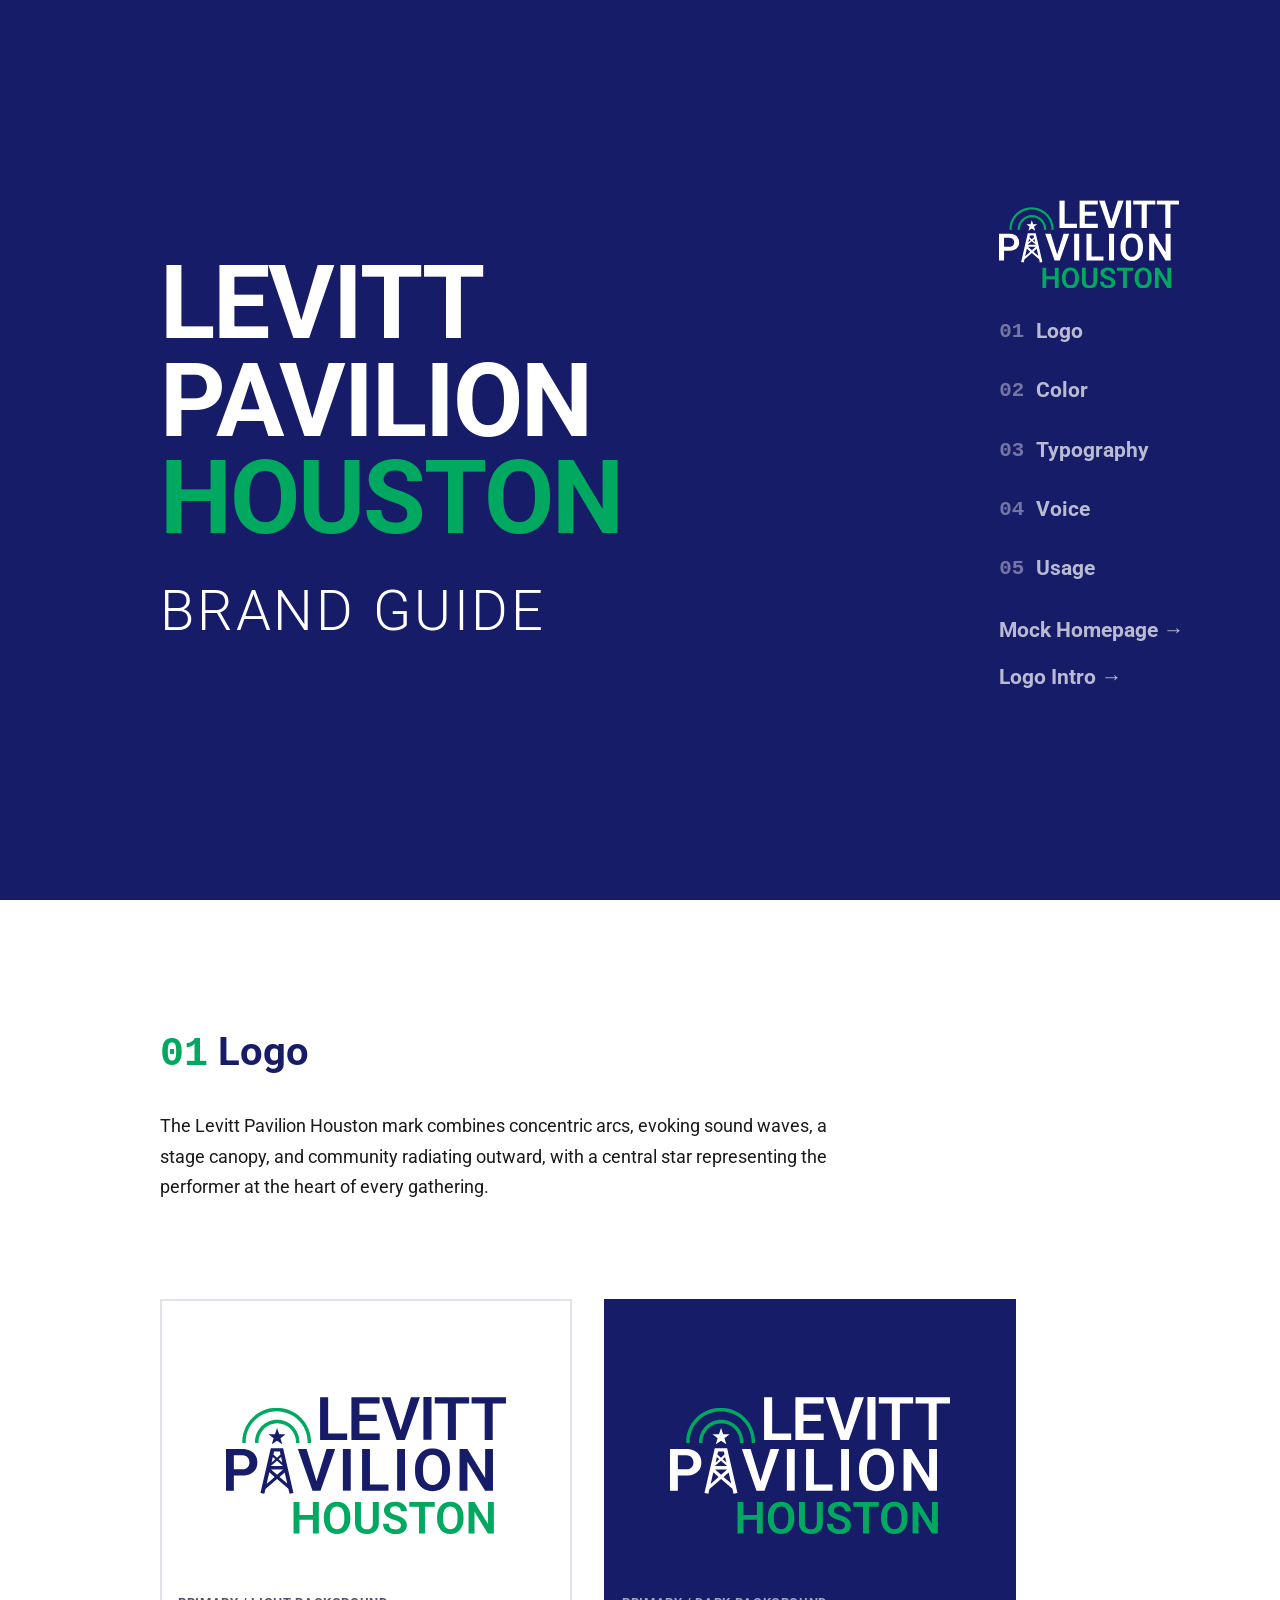
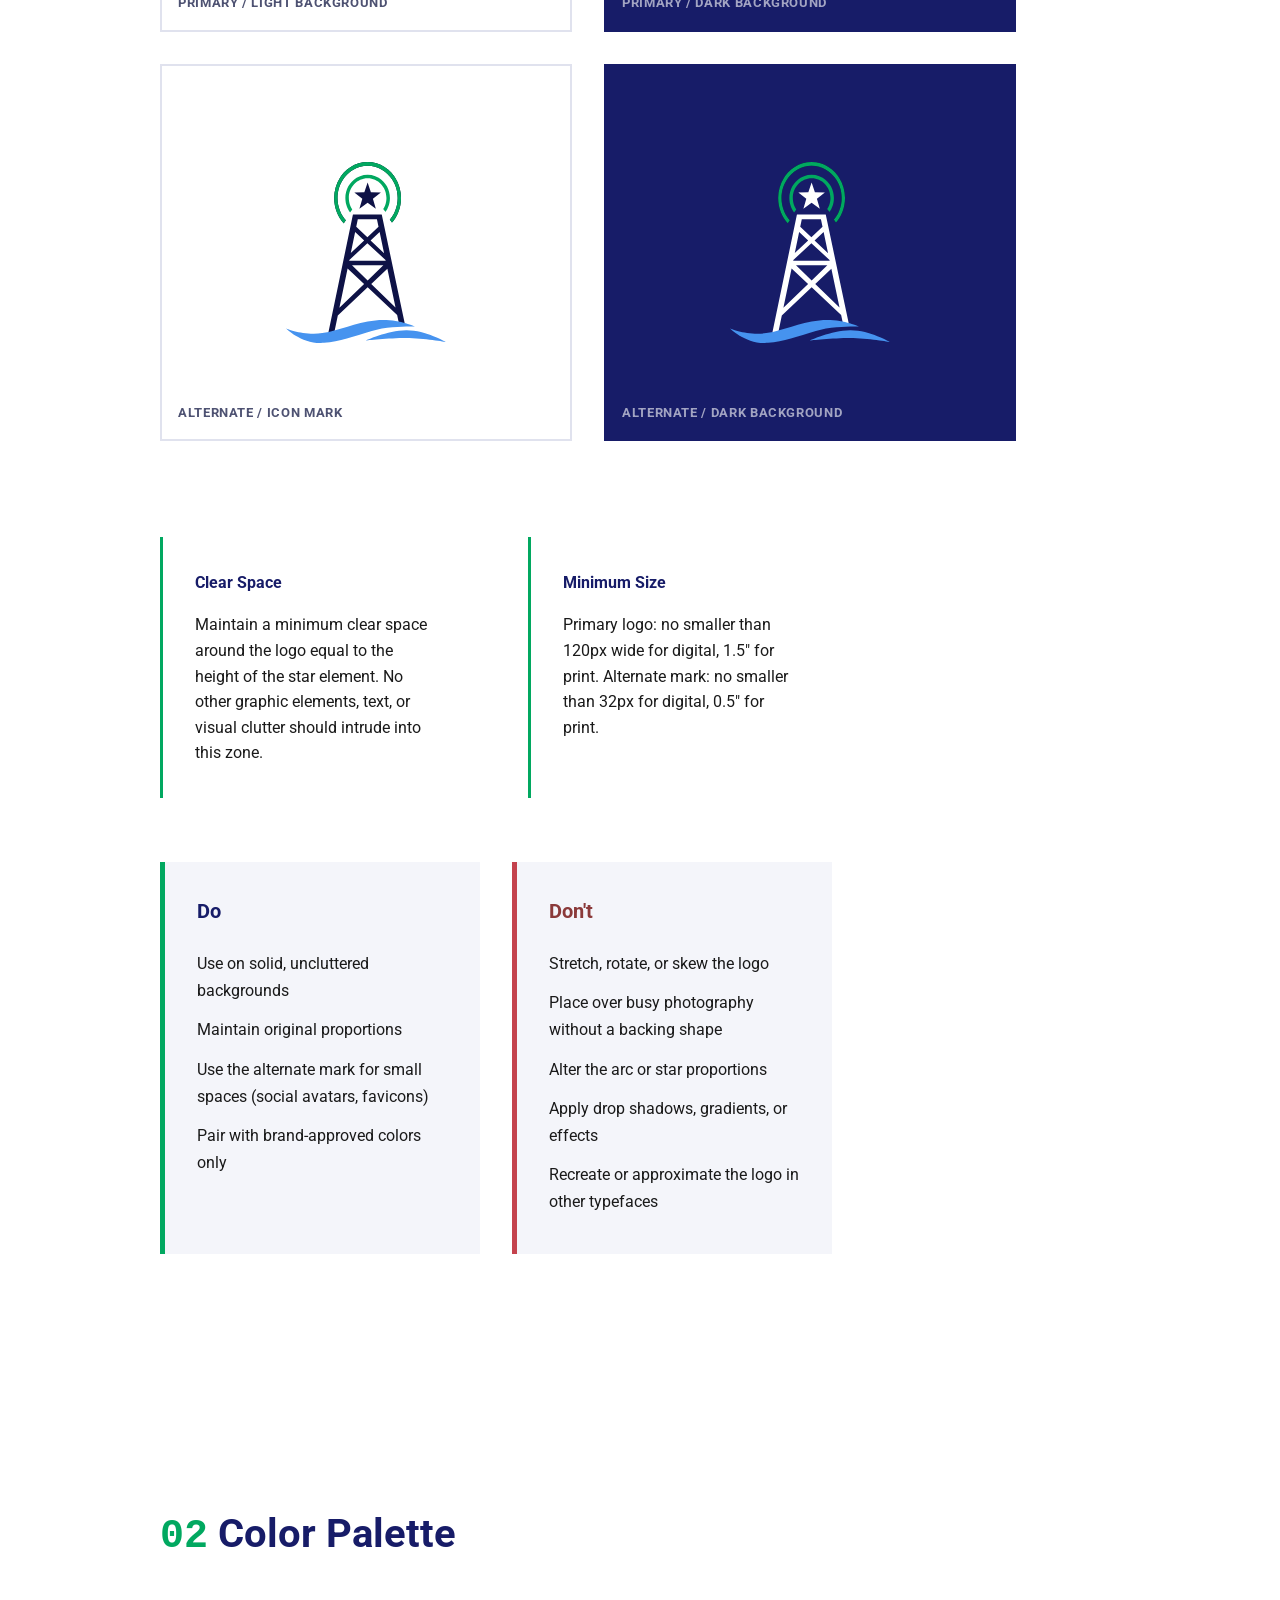
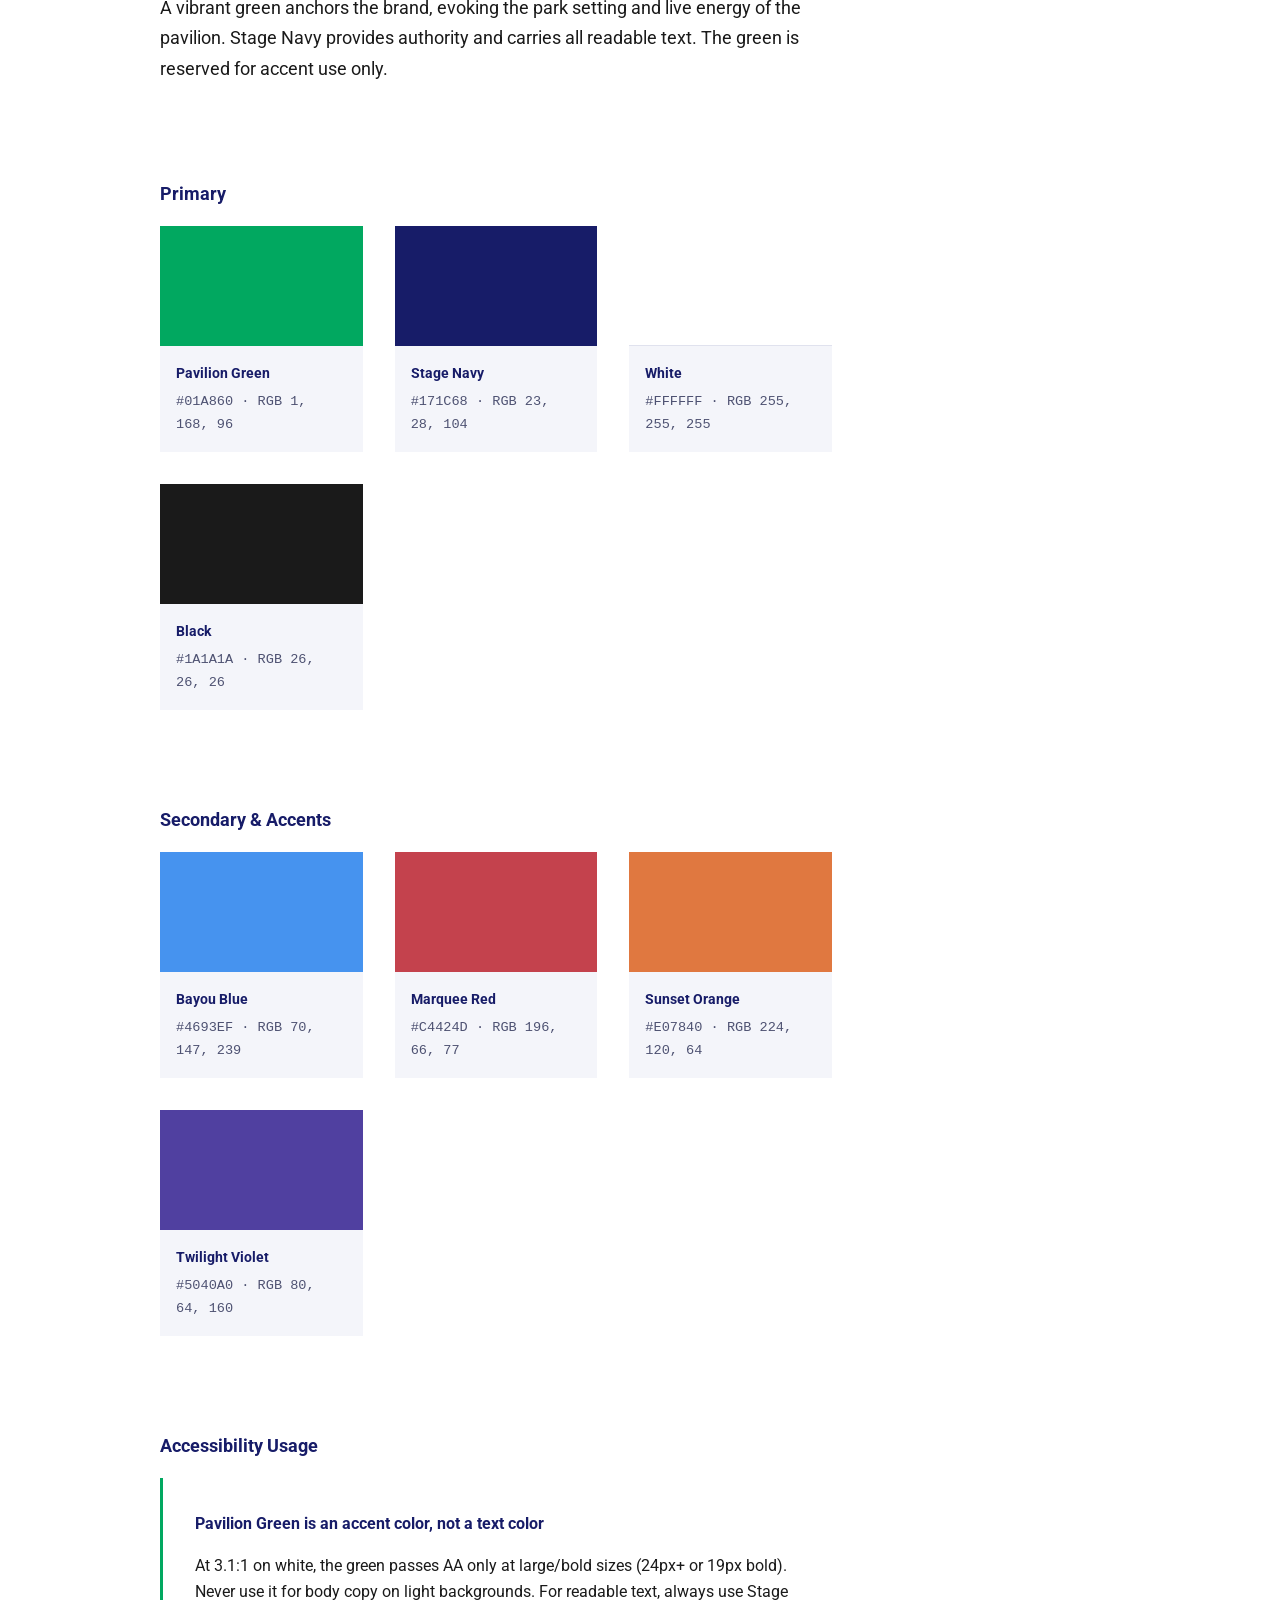
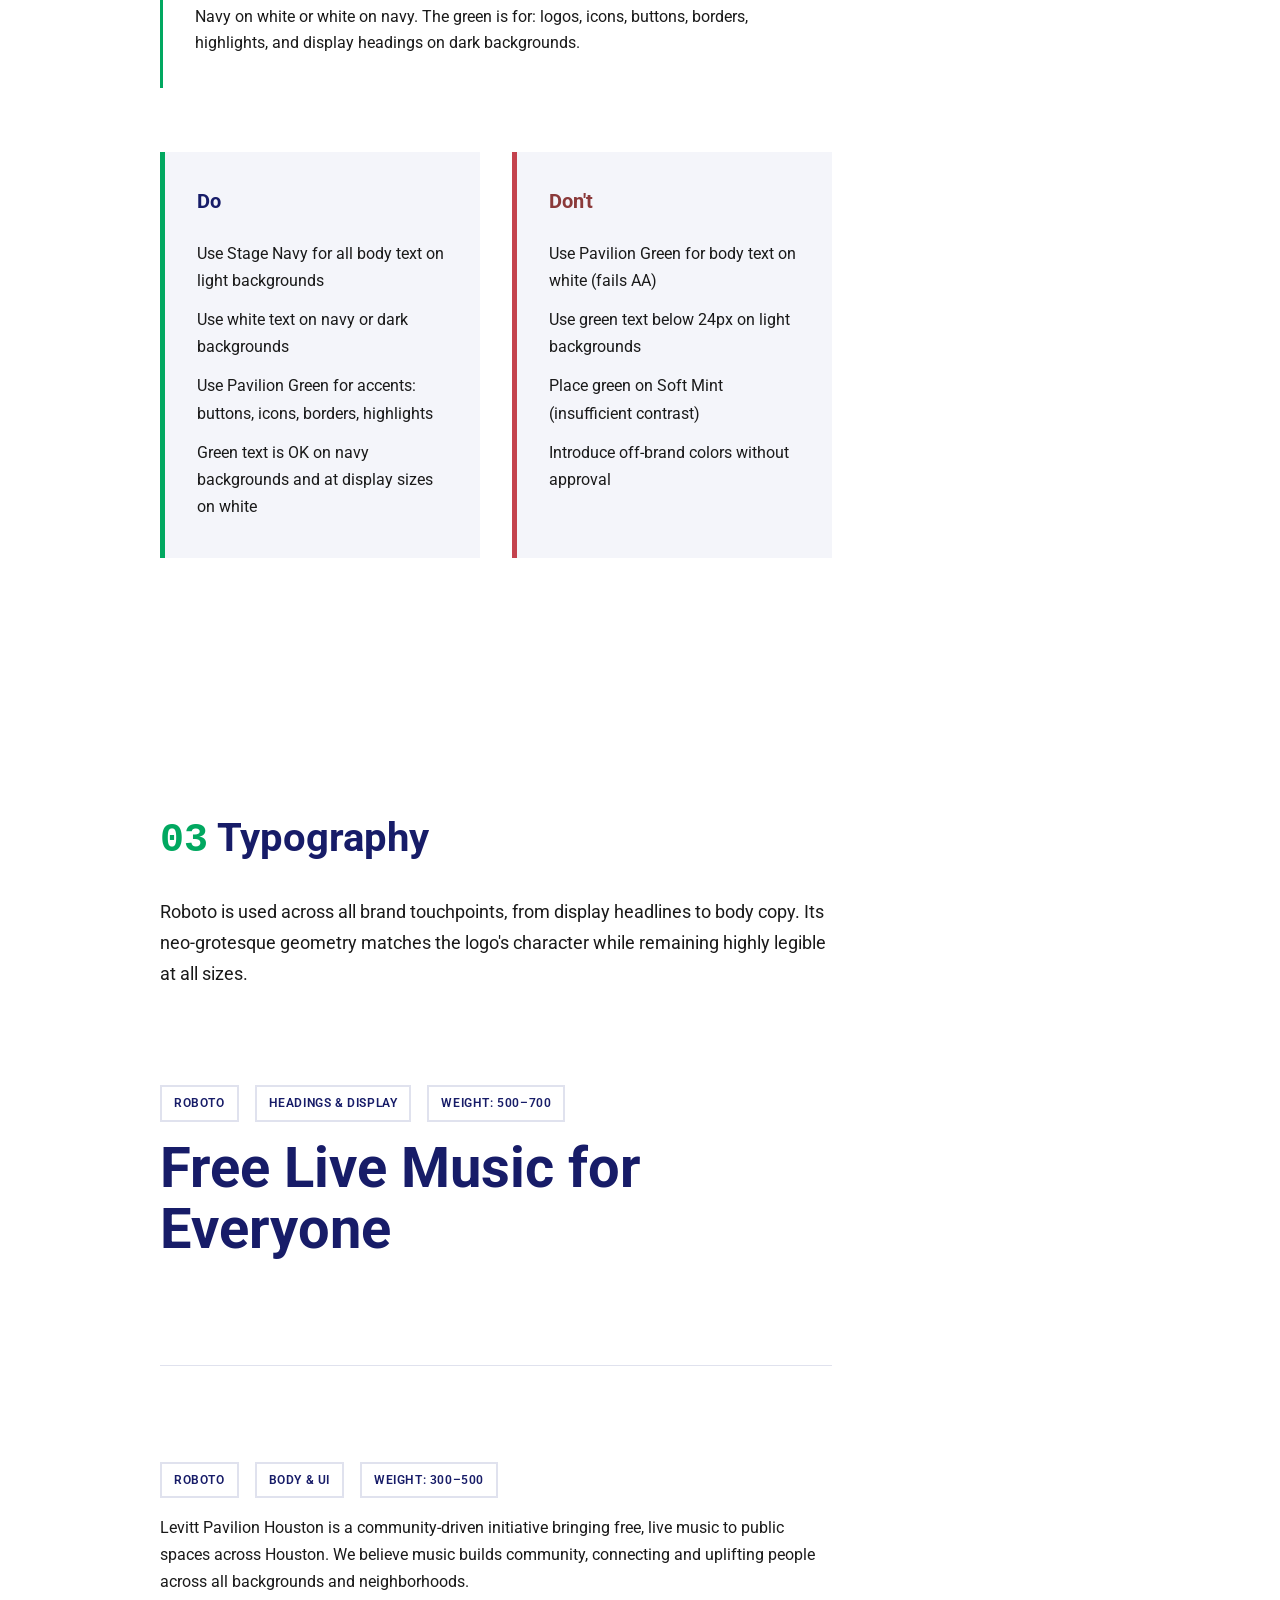
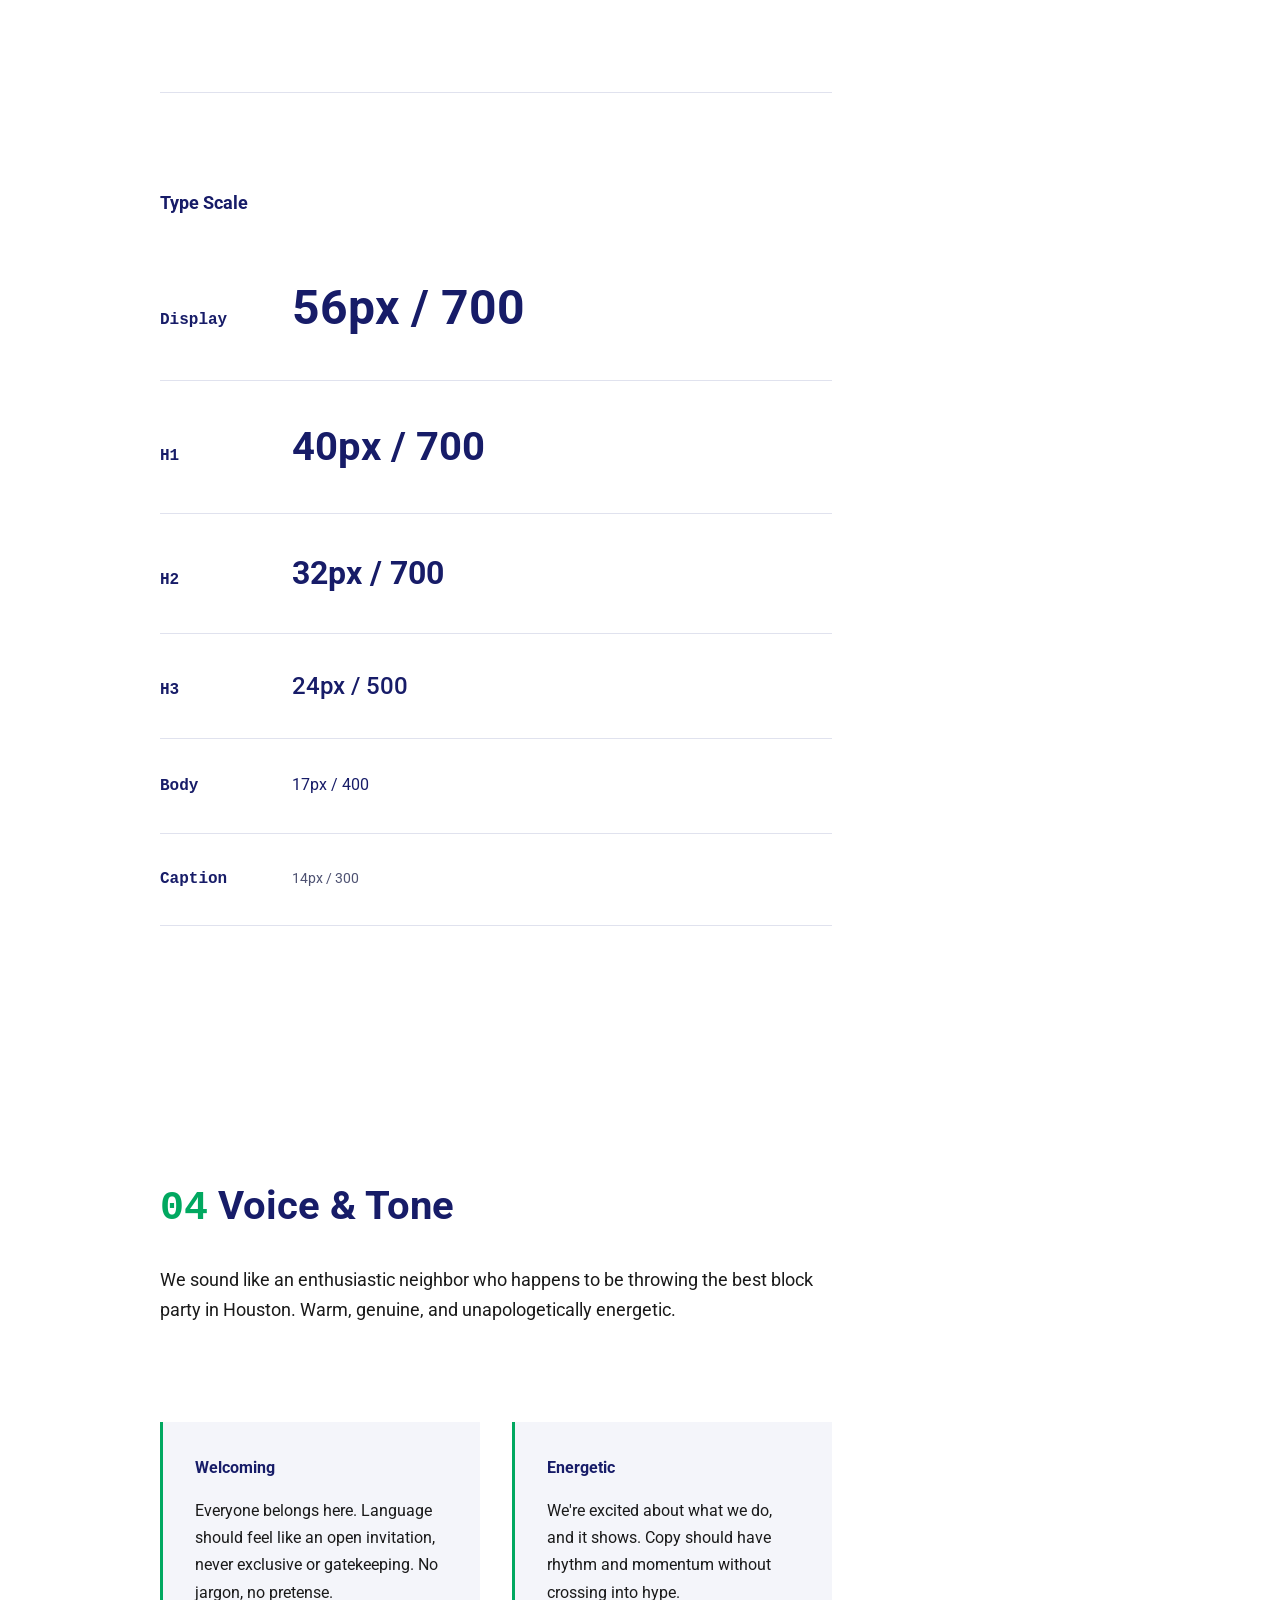
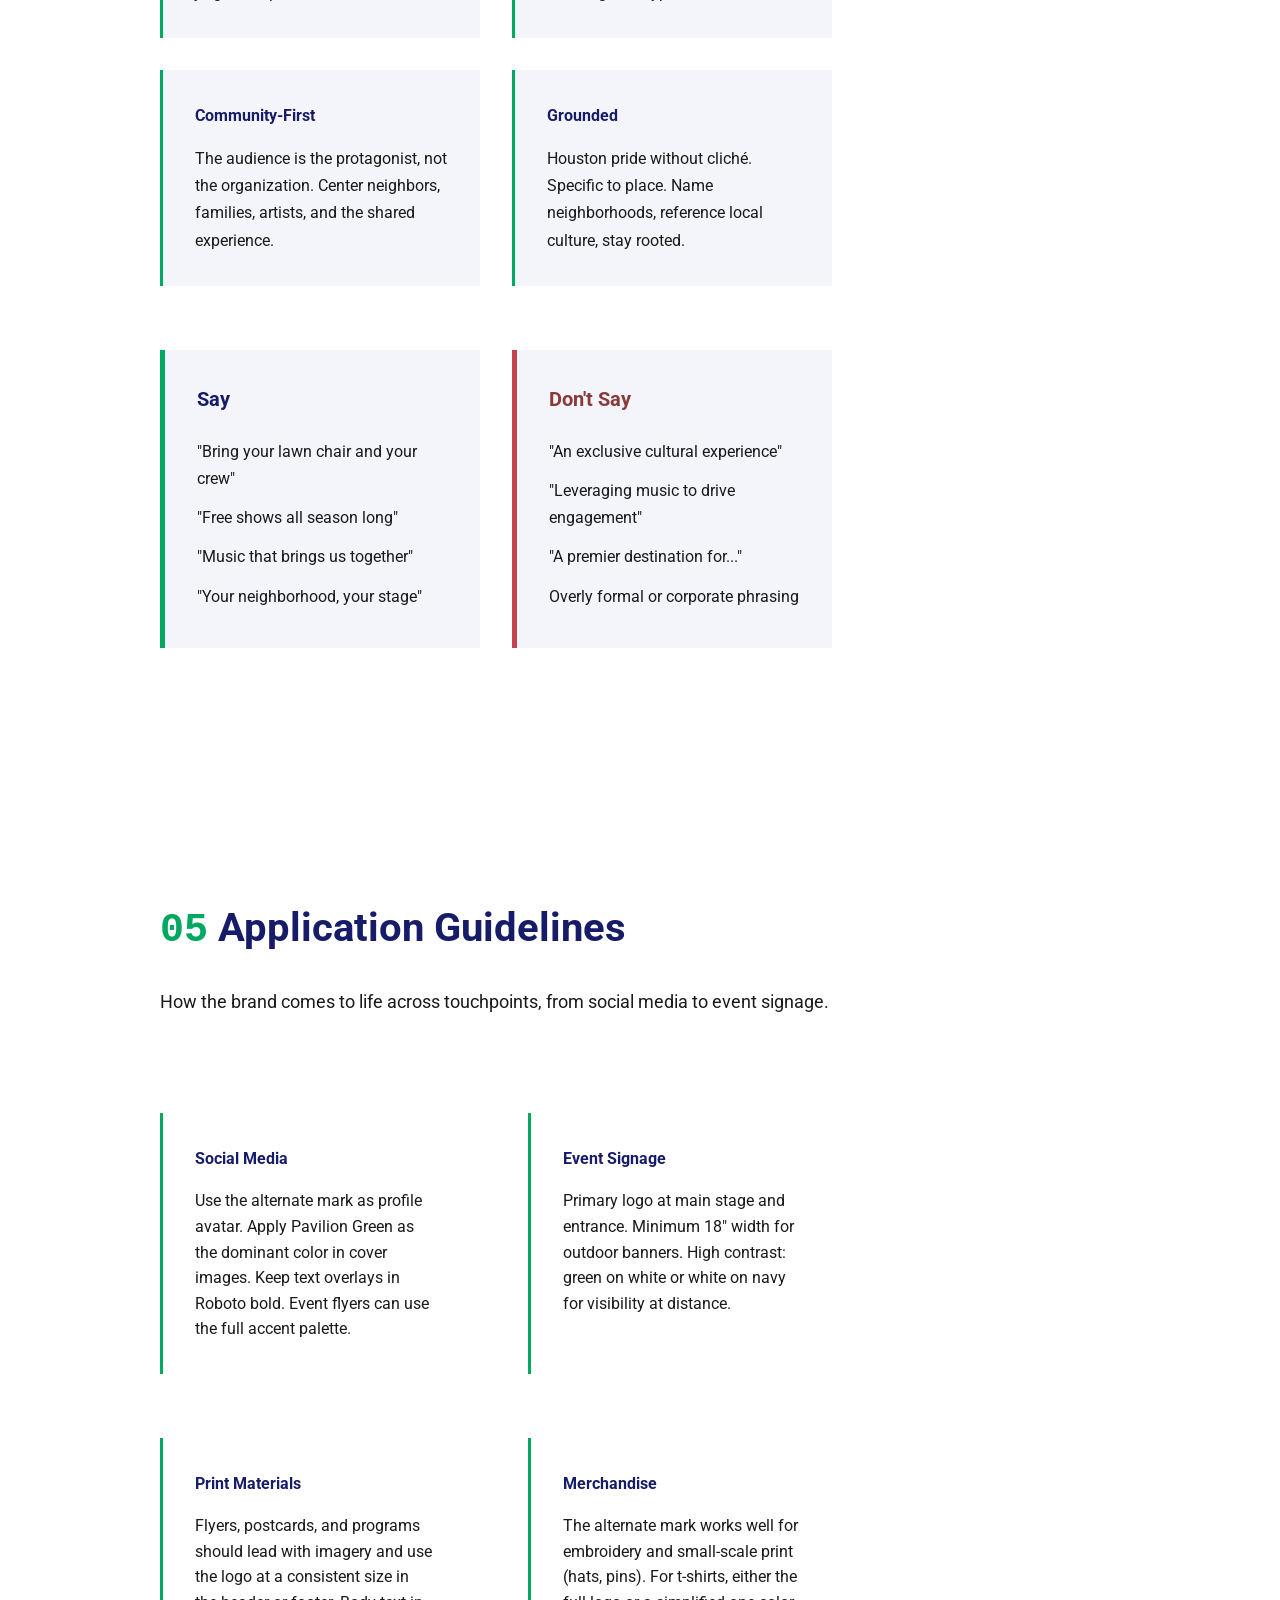
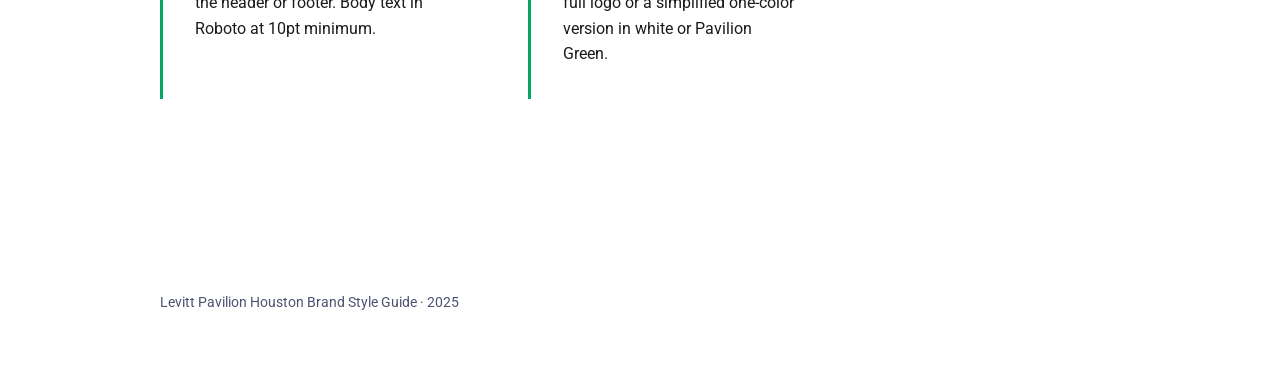
<file: index.html>
<!DOCTYPE html>
<html lang="en">
<head>
  <meta charset="UTF-8">
  <meta name="viewport" content="width=device-width, initial-scale=1.0">
  <title>Levitt Pavilion Houston | Brand Style Guide</title>
  <link rel="preconnect" href="https://fonts.googleapis.com">
  <link rel="preconnect" href="https://fonts.gstatic.com" crossorigin>
  <link href="https://fonts.googleapis.com/css2?family=Roboto:wght@300;400;500;700;900&display=swap" rel="stylesheet">
  <link rel="stylesheet" href="styles.css">
</head>
<body>

  <nav class="side-nav">
    <a href="#top" class="side-nav-logo-link">
      <img src="assets/LPH-logo-white.svg" alt="Levitt Pavilion Houston" class="side-nav-logo side-nav-logo--dark">
      <img src="assets/LPH-logo.svg" alt="Levitt Pavilion Houston" class="side-nav-logo side-nav-logo--light">
    </a>
    <ul class="side-nav-links">
      <li><a href="#logo" data-section="logo"><span class="side-nav-num">01</span> Logo</a></li>
      <li><a href="#color" data-section="color"><span class="side-nav-num">02</span> Color</a></li>
      <li><a href="#typography" data-section="typography"><span class="side-nav-num">03</span> Typography</a></li>
      <li><a href="#voice" data-section="voice"><span class="side-nav-num">04</span> Voice</a></li>
      <li><a href="#usage" data-section="usage"><span class="side-nav-num">05</span> Usage</a></li>
      <li style="margin-top: 0.5rem;"><a href="homepage.html" class="side-nav-hp-link">Mock Homepage &#8594;</a></li>
      <li><a href="logo-deck.html" class="side-nav-hp-link">Logo Intro &#8594;</a></li>
    </ul>
  </nav>

  <!-- Hero -->
  <section class="hero" id="top">
    <h1 class="hero-title">LEVITT<br>PAVILION<br><span>HOUSTON</span><br><em>BRAND GUIDE</em></h1>
  </section>

  <!-- Logo -->
  <section id="logo">
    <h2 class="section-title"><span class="section-num">01</span> Logo</h2>
    <p class="section-desc">The Levitt Pavilion Houston mark combines concentric arcs, evoking sound waves, a stage canopy, and community radiating outward, with a central star representing the performer at the heart of every gathering.</p>

    <div class="logo-grid">
      <div class="logo-card">
        <img src="assets/LPH-logo.svg" alt="Primary Logo">
        <span class="logo-card-label">Primary / Light Background</span>
      </div>
      <div class="logo-card logo-card--dark">
        <img src="assets/LPH-logo-white.svg" alt="Primary Logo on Dark">
        <span class="logo-card-label">Primary / Dark Background</span>
      </div>
      <div class="logo-card logo-card--alternate">
        <img src="assets/new logo.svg" alt="Alternate Logo">
        <span class="logo-card-label">Alternate / Icon Mark</span>
      </div>
      <div class="logo-card logo-card--dark logo-card--alternate">
        <img src="assets/new-logo-white.svg" alt="Alternate Logo on Dark">
        <span class="logo-card-label">Alternate / Dark Background</span>
      </div>
    </div>

    <div class="logo-rules">
      <div class="rule-card">
        <h3>Clear Space</h3>
        <p>Maintain a minimum clear space around the logo equal to the height of the star element. No other graphic elements, text, or visual clutter should intrude into this zone.</p>
      </div>
      <div class="rule-card">
        <h3>Minimum Size</h3>
        <p>Primary logo: no smaller than 120px wide for digital, 1.5" for print. Alternate mark: no smaller than 32px for digital, 0.5" for print.</p>
      </div>
    </div>

    <div class="dos-donts">
      <div class="do-card">
        <h4>Do</h4>
        <ul>
          <li>Use on solid, uncluttered backgrounds</li>
          <li>Maintain original proportions</li>
          <li>Use the alternate mark for small spaces (social avatars, favicons)</li>
          <li>Pair with brand-approved colors only</li>
        </ul>
      </div>
      <div class="dont-card">
        <h4>Don't</h4>
        <ul>
          <li>Stretch, rotate, or skew the logo</li>
          <li>Place over busy photography without a backing shape</li>
          <li>Alter the arc or star proportions</li>
          <li>Apply drop shadows, gradients, or effects</li>
          <li>Recreate or approximate the logo in other typefaces</li>
        </ul>
      </div>
    </div>
  </section>

  <!-- Color -->
  <section id="color">
    <h2 class="section-title"><span class="section-num">02</span> Color Palette</h2>
    <p class="section-desc">A vibrant green anchors the brand, evoking the park setting and live energy of the pavilion. Stage Navy provides authority and carries all readable text. The green is reserved for accent use only.</p>

    <h3 style="font-family: var(--font-heading); font-size: 1.1rem; margin-bottom: var(--space-sm);">Primary</h3>
    <div class="color-grid">
      <div class="color-card">
        <div class="color-swatch" style="background: #01A860;"></div>
        <div class="color-info">
          <div class="color-name">Pavilion Green</div>
          <div class="color-value">#01A860 · RGB 1, 168, 96</div>
        </div>
      </div>
      <div class="color-card">
        <div class="color-swatch" style="background: #171C68;"></div>
        <div class="color-info">
          <div class="color-name">Stage Navy</div>
          <div class="color-value">#171C68 · RGB 23, 28, 104</div>
        </div>
      </div>
      <div class="color-card">
        <div class="color-swatch" style="background: #FFFFFF; border-bottom: 1px solid #E0E2EE;"></div>
        <div class="color-info">
          <div class="color-name">White</div>
          <div class="color-value">#FFFFFF · RGB 255, 255, 255</div>
        </div>
      </div>
      <div class="color-card">
        <div class="color-swatch" style="background: #1A1A1A;"></div>
        <div class="color-info">
          <div class="color-name">Black</div>
          <div class="color-value">#1A1A1A · RGB 26, 26, 26</div>
        </div>
      </div>
    </div>

    <h3 style="font-family: var(--font-heading); font-size: 1.1rem; margin-bottom: var(--space-sm); margin-top: var(--space-md);">Secondary & Accents</h3>
    <div class="color-grid">
      <div class="color-card">
        <div class="color-swatch" style="background: #4693EF;"></div>
        <div class="color-info">
          <div class="color-name">Bayou Blue</div>
          <div class="color-value">#4693EF · RGB 70, 147, 239</div>
        </div>
      </div>
      <div class="color-card">
        <div class="color-swatch" style="background: #C4424D;"></div>
        <div class="color-info">
          <div class="color-name">Marquee Red</div>
          <div class="color-value">#C4424D · RGB 196, 66, 77</div>
        </div>
      </div>
      <div class="color-card">
        <div class="color-swatch" style="background: #E07840;"></div>
        <div class="color-info">
          <div class="color-name">Sunset Orange</div>
          <div class="color-value">#E07840 · RGB 224, 120, 64</div>
        </div>
      </div>
      <div class="color-card">
        <div class="color-swatch" style="background: #5040A0;"></div>
        <div class="color-info">
          <div class="color-name">Twilight Violet</div>
          <div class="color-value">#5040A0 · RGB 80, 64, 160</div>
        </div>
      </div>
    </div>

    <h3 style="font-family: var(--font-heading); font-size: 1.1rem; margin-bottom: var(--space-sm); margin-top: var(--space-md);">Accessibility Usage</h3>
    <div class="rule-card" style="margin-bottom: var(--space-md);">
      <h3>Pavilion Green is an accent color, not a text color</h3>
      <p>At 3.1:1 on white, the green passes AA only at large/bold sizes (24px+ or 19px bold). Never use it for body copy on light backgrounds. For readable text, always use Stage Navy on white or white on navy. The green is for: logos, icons, buttons, borders, highlights, and display headings on dark backgrounds.</p>
    </div>

    <div class="dos-donts">
      <div class="do-card">
        <h4>Do</h4>
        <ul>
          <li>Use Stage Navy for all body text on light backgrounds</li>
          <li>Use white text on navy or dark backgrounds</li>
          <li>Use Pavilion Green for accents: buttons, icons, borders, highlights</li>
          <li>Green text is OK on navy backgrounds and at display sizes on white</li>
        </ul>
      </div>
      <div class="dont-card">
        <h4>Don't</h4>
        <ul>
          <li>Use Pavilion Green for body text on white (fails AA)</li>
          <li>Use green text below 24px on light backgrounds</li>
          <li>Place green on Soft Mint (insufficient contrast)</li>
          <li>Introduce off-brand colors without approval</li>
        </ul>
      </div>
    </div>
  </section>

  <!-- Typography -->
  <section id="typography">
    <h2 class="section-title"><span class="section-num">03</span> Typography</h2>
    <p class="section-desc">Roboto is used across all brand touchpoints, from display headlines to body copy. Its neo-grotesque geometry matches the logo's character while remaining highly legible at all sizes.</p>

    <div class="type-specimen">
      <div class="type-meta">
        <span>Roboto</span>
        <span>Headings & Display</span>
        <span>Weight: 500–700</span>
      </div>
      <p class="type-display" style="font-family: var(--font-heading); font-weight: 700;">
        Free Live Music for Everyone
      </p>
    </div>

    <div class="type-specimen">
      <div class="type-meta">
        <span>Roboto</span>
        <span>Body & UI</span>
        <span>Weight: 300–500</span>
      </div>
      <p class="type-body-sample">
        Levitt Pavilion Houston is a community-driven initiative bringing free, live music to public spaces across Houston. We believe music builds community, connecting and uplifting people across all backgrounds and neighborhoods.
      </p>
    </div>

    <h3 style="font-family: var(--font-heading); font-size: 1.1rem; margin-bottom: var(--space-sm); margin-top: var(--space-md);">Type Scale</h3>
    <div class="type-scale">
      <div class="scale-row">
        <span class="scale-label">Display</span>
        <span style="font-family: var(--font-heading); font-weight: 700; font-size: 3rem;">56px / 700</span>
      </div>
      <div class="scale-row">
        <span class="scale-label">H1</span>
        <span style="font-family: var(--font-heading); font-weight: 700; font-size: 2.5rem;">40px / 700</span>
      </div>
      <div class="scale-row">
        <span class="scale-label">H2</span>
        <span style="font-family: var(--font-heading); font-weight: 700; font-size: 2rem;">32px / 700</span>
      </div>
      <div class="scale-row">
        <span class="scale-label">H3</span>
        <span style="font-family: var(--font-heading); font-weight: 500; font-size: 1.5rem;">24px / 500</span>
      </div>
      <div class="scale-row">
        <span class="scale-label">Body</span>
        <span style="font-family: var(--font-body); font-size: 1rem;">17px / 400</span>
      </div>
      <div class="scale-row">
        <span class="scale-label">Caption</span>
        <span style="font-family: var(--font-body); font-size: 0.875rem; color: var(--color-gray);">14px / 300</span>
      </div>
    </div>
  </section>

  <!-- Voice & Tone -->
  <section id="voice">
    <h2 class="section-title"><span class="section-num">04</span> Voice & Tone</h2>
    <p class="section-desc">We sound like an enthusiastic neighbor who happens to be throwing the best block party in Houston. Warm, genuine, and unapologetically energetic.</p>

    <div class="tone-grid">
      <div class="tone-card">
        <h3>Welcoming</h3>
        <p>Everyone belongs here. Language should feel like an open invitation, never exclusive or gatekeeping. No jargon, no pretense.</p>
      </div>
      <div class="tone-card">
        <h3>Energetic</h3>
        <p>We're excited about what we do, and it shows. Copy should have rhythm and momentum without crossing into hype.</p>
      </div>
      <div class="tone-card">
        <h3>Community-First</h3>
        <p>The audience is the protagonist, not the organization. Center neighbors, families, artists, and the shared experience.</p>
      </div>
      <div class="tone-card">
        <h3>Grounded</h3>
        <p>Houston pride without cliché. Specific to place. Name neighborhoods, reference local culture, stay rooted.</p>
      </div>
    </div>

    <div class="dos-donts" style="margin-top: var(--space-lg);">
      <div class="do-card">
        <h4>Say</h4>
        <ul>
          <li>"Bring your lawn chair and your crew"</li>
          <li>"Free shows all season long"</li>
          <li>"Music that brings us together"</li>
          <li>"Your neighborhood, your stage"</li>
        </ul>
      </div>
      <div class="dont-card">
        <h4>Don't Say</h4>
        <ul>
          <li>"An exclusive cultural experience"</li>
          <li>"Leveraging music to drive engagement"</li>
          <li>"A premier destination for..."</li>
          <li>Overly formal or corporate phrasing</li>
        </ul>
      </div>
    </div>
  </section>

  <!-- Usage -->
  <section id="usage">
    <h2 class="section-title"><span class="section-num">05</span> Application Guidelines</h2>
    <p class="section-desc">How the brand comes to life across touchpoints, from social media to event signage.</p>

    <div class="logo-rules">
      <div class="rule-card">
        <h3>Social Media</h3>
        <p>Use the alternate mark as profile avatar. Apply Pavilion Green as the dominant color in cover images. Keep text overlays in Roboto bold. Event flyers can use the full accent palette.</p>
      </div>
      <div class="rule-card">
        <h3>Event Signage</h3>
        <p>Primary logo at main stage and entrance. Minimum 18" width for outdoor banners. High contrast: green on white or white on navy for visibility at distance.</p>
      </div>
      <div class="rule-card">
        <h3>Print Materials</h3>
        <p>Flyers, postcards, and programs should lead with imagery and use the logo at a consistent size in the header or footer. Body text in Roboto at 10pt minimum.</p>
      </div>
      <div class="rule-card">
        <h3>Merchandise</h3>
        <p>The alternate mark works well for embroidery and small-scale print (hats, pins). For t-shirts, either the full logo or a simplified one-color version in white or Pavilion Green.</p>
      </div>
    </div>
  </section>

  <!-- Footer -->
  <footer class="footer">
    <p>Levitt Pavilion Houston Brand Style Guide · 2025</p>
  </footer>

  <script>
    const navLinks = document.querySelectorAll('.side-nav-links a');
    const sections = document.querySelectorAll('section[id]');
    const sideNav = document.querySelector('.side-nav');
    const hero = document.querySelector('.hero');

    const sectionObserver = new IntersectionObserver((entries) => {
      entries.forEach(entry => {
        if (entry.isIntersecting) {
          navLinks.forEach(link => link.classList.remove('active'));
          const active = document.querySelector(`.side-nav-links a[data-section="${entry.target.id}"]`);
          if (active) active.classList.add('active');
        }
      });
    }, { rootMargin: '-20% 0px -60% 0px' });

    sections.forEach(section => sectionObserver.observe(section));

    const heroObserver = new IntersectionObserver((entries) => {
      entries.forEach(entry => {
        if (entry.isIntersecting) {
          sideNav.classList.add('over-dark');
        } else {
          sideNav.classList.remove('over-dark');
        }
      });
    }, { threshold: 0.5 });

    heroObserver.observe(hero);
  </script>

</body>
</html>
</file>
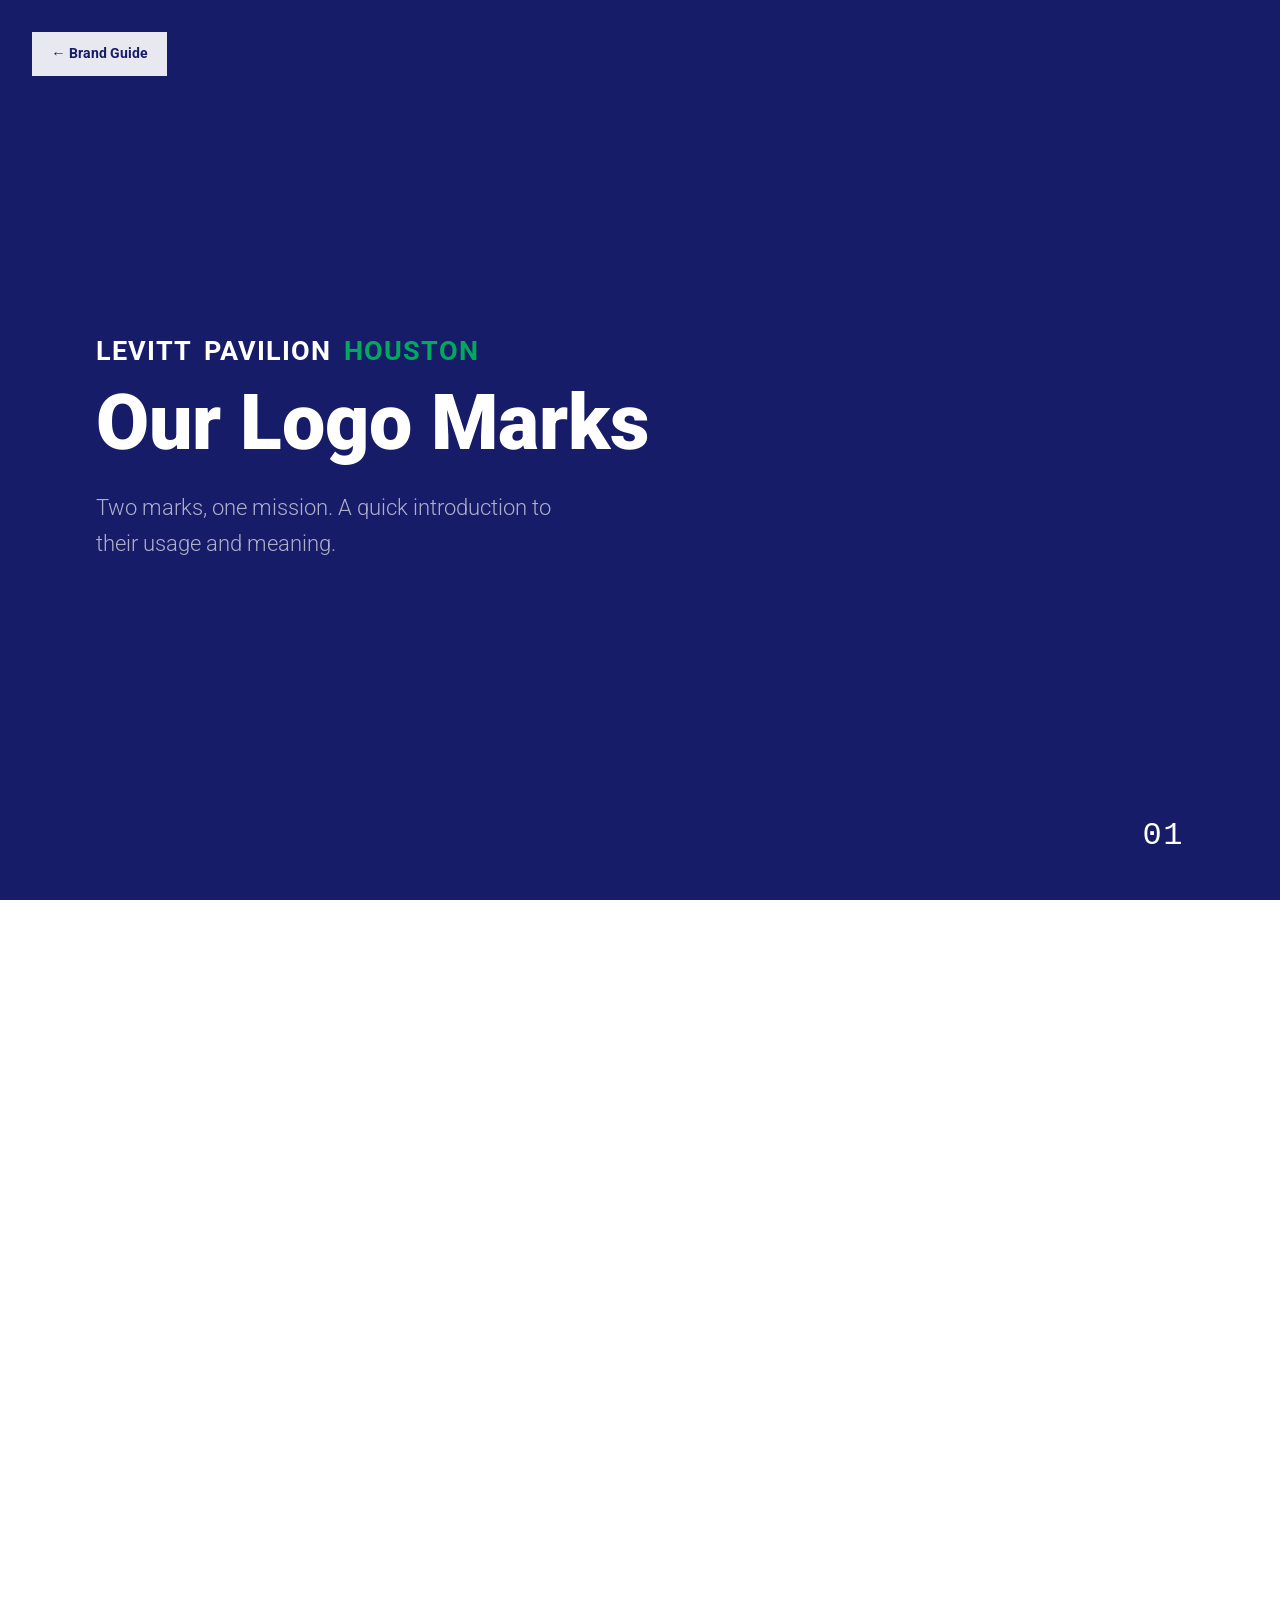
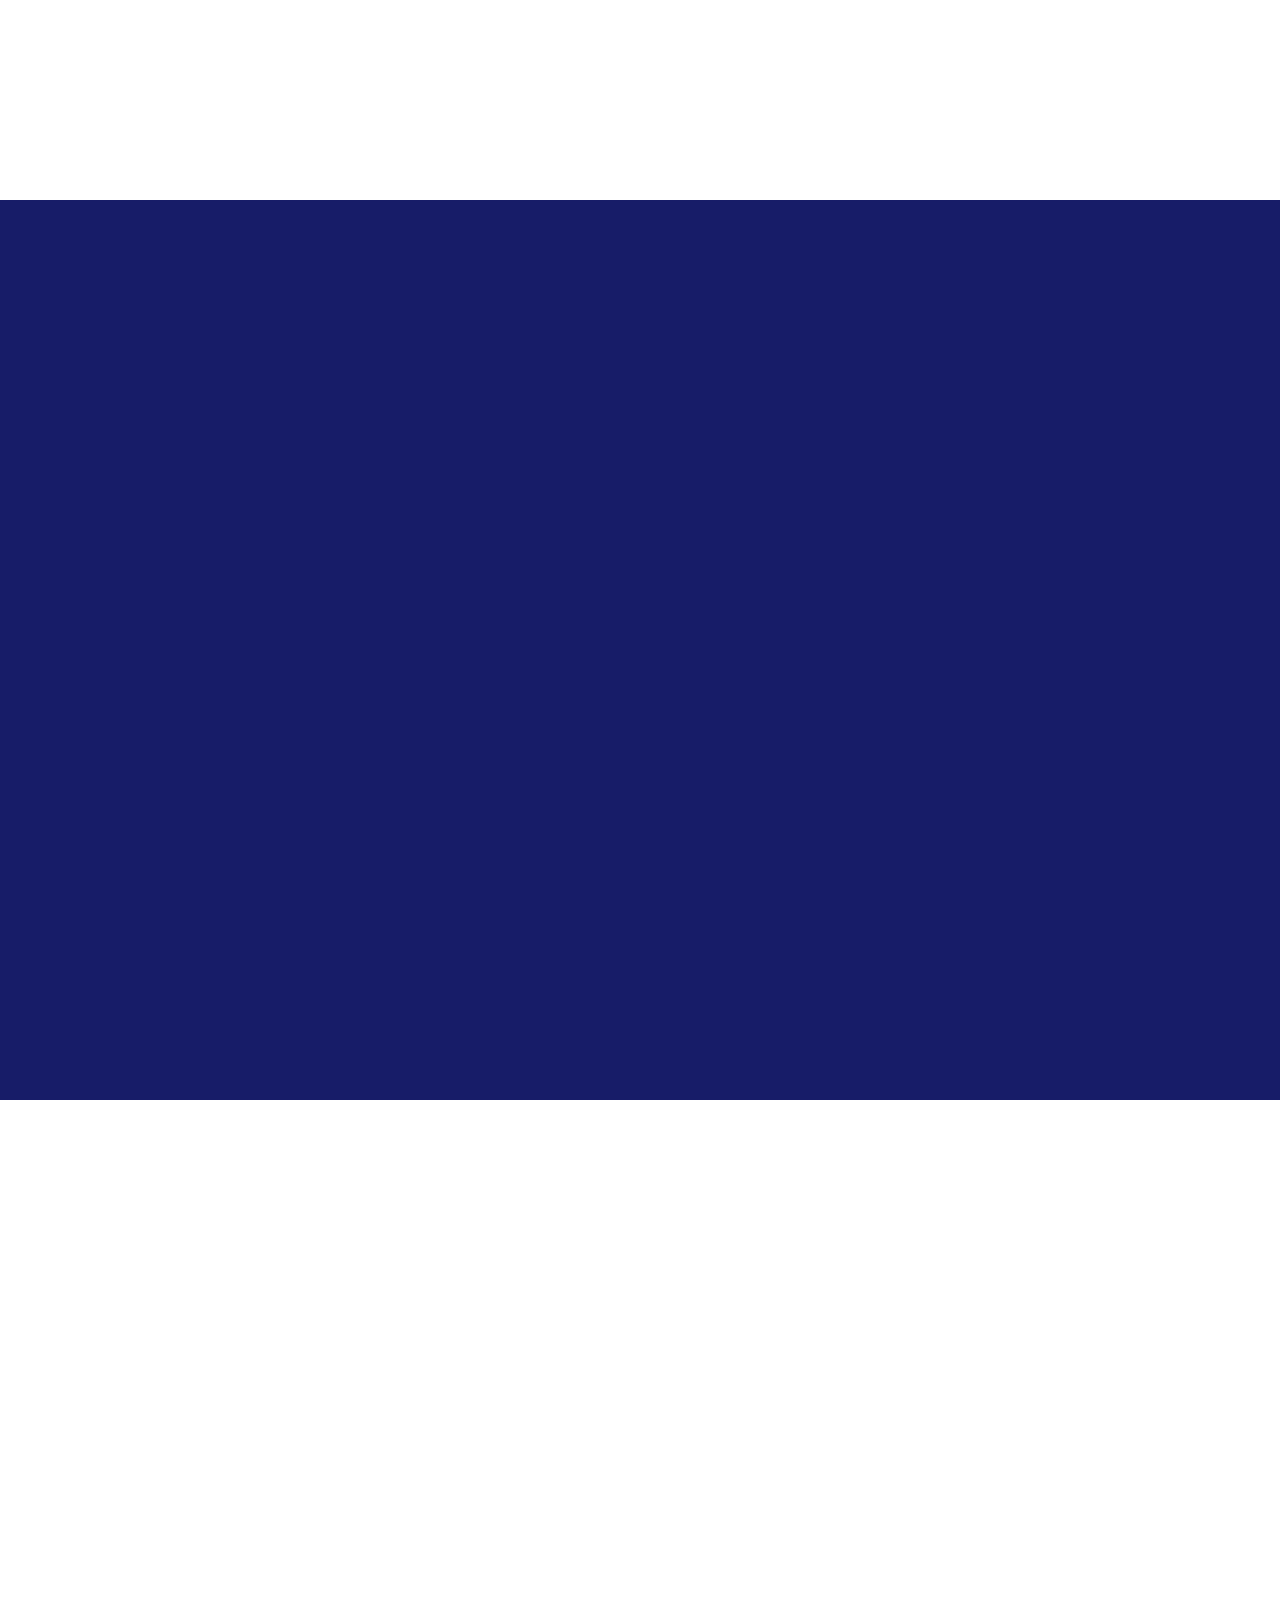
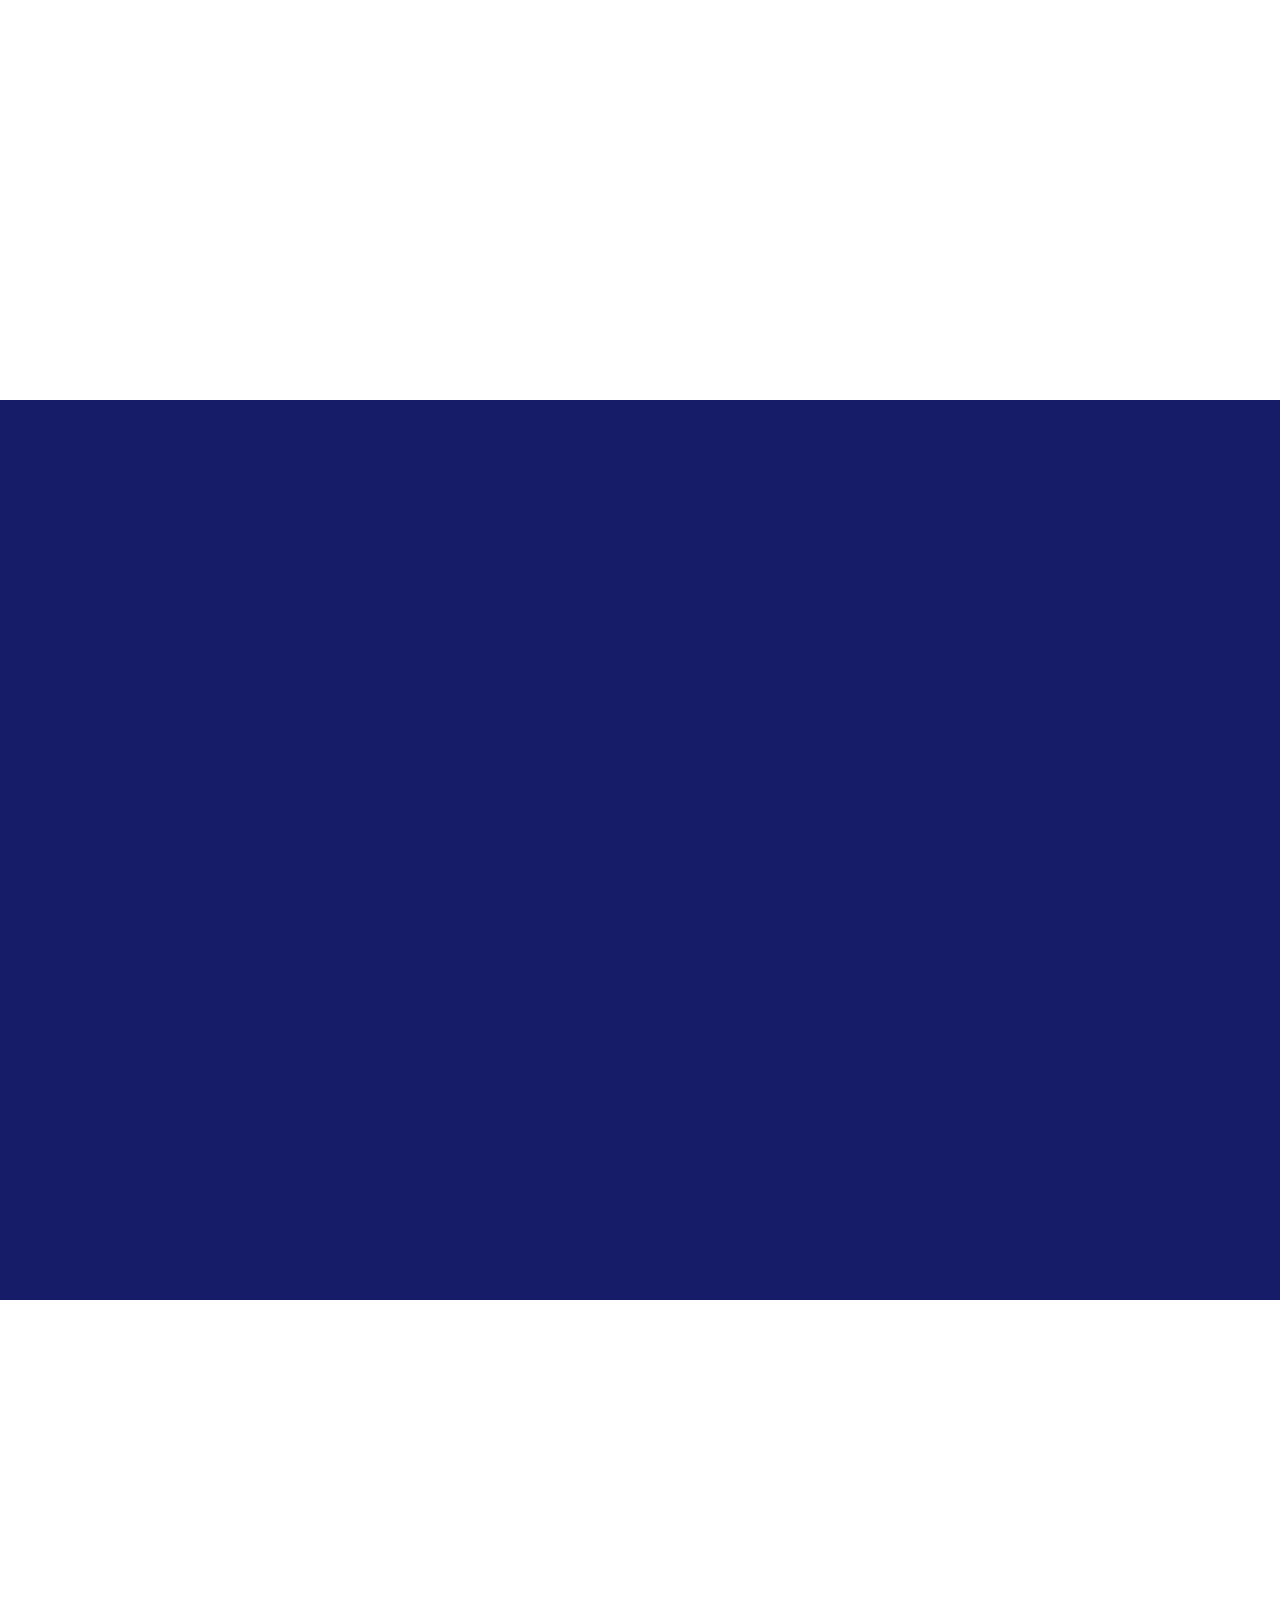
<file: logo-deck.html>
<!DOCTYPE html>
<html lang="en">
<head>
  <meta charset="UTF-8">
  <meta name="viewport" content="width=device-width, initial-scale=1.0">
  <title>Levitt Pavilion Houston | Logo Introduction</title>
  <link rel="preconnect" href="https://fonts.googleapis.com">
  <link rel="preconnect" href="https://fonts.gstatic.com" crossorigin>
  <link href="https://fonts.googleapis.com/css2?family=Roboto:wght@300;400;500;700;900&display=swap" rel="stylesheet">
  <style>
    :root {
      --green: #01A860;
      --navy: #171C68;
      --white: #FFFFFF;
      --black: #1A1A1A;
      --gray: #4E5272;
    }

    * { margin: 0; padding: 0; box-sizing: border-box; }

    html {
      scroll-behavior: smooth;
      scroll-snap-type: y mandatory;
    }

    body {
      font-family: 'Roboto', sans-serif;
      font-size: 17px;
      line-height: 1.7;
      color: var(--black);
      background: var(--white);
      overflow-x: hidden;
    }

    .back-link {
      position: fixed;
      top: 2rem;
      left: 2rem;
      z-index: 100;
      font-size: 0.9rem;
      font-weight: 700;
      text-decoration: none;
      color: var(--navy);
      background: rgba(255, 255, 255, 0.9);
      backdrop-filter: blur(8px);
      -webkit-backdrop-filter: blur(8px);
      padding: 0.6rem 1.2rem;
      transition: color 0.2s;
    }

    .back-link:hover { color: var(--green); }

    /* SLIDES */
    .slide {
      min-height: 100vh;
      display: flex;
      align-items: center;
      scroll-snap-align: start;
      position: relative;
      overflow: hidden;
    }

    .slide--navy { background: var(--navy); color: var(--white); }
    .slide--white { background: var(--white); color: var(--navy); }

    .slide-label {
      position: absolute;
      bottom: 3rem;
      left: 6rem;
      font-family: monospace;
      font-size: 1.2rem;
      font-weight: 500;
      text-transform: uppercase;
      letter-spacing: 0.05em;
      opacity: 0.35;
      line-height: 1;
      pointer-events: none;
    }

    .slide--navy .slide-label {
      color: var(--white);
    }

    .slide--white .slide-label {
      color: var(--navy);
    }

    .slide-number {
      position: absolute;
      bottom: 3rem;
      right: 6rem;
      font-family: monospace;
      font-size: 2rem;
      font-weight: 500;
      letter-spacing: 0.05em;
      opacity: 0.35;
      line-height: 1;
    }

    .slide--navy .slide-number {
      color: var(--white);
    }

    .slide--white .slide-number {
      color: var(--navy);
    }

    /* TITLE SLIDE */
    .slide--title {
      padding: 6rem;
    }

    .slide--title .deck-brand {
      font-size: 1.7rem;
      font-weight: 700;
      line-height: 1;
      letter-spacing: 0.04em;
      word-spacing: 0.15em;
      color: var(--white);
      margin-bottom: 1.5rem;
    }

    .slide--title .deck-brand span {
      color: var(--green);
    }

    .slide--title h1 {
      font-size: clamp(3.5rem, 6vw, 5.5rem);
      font-weight: 900;
      line-height: 0.9;
      margin-bottom: 2rem;
    }

    .slide--title p {
      font-size: 1.4rem;
      font-weight: 300;
      line-height: 1.6;
      color: rgba(255, 255, 255, 0.65);
      max-width: 480px;
    }


    /* SHOWCASE SLIDES */
    .slide--showcase {
      padding: 6rem;
      gap: 6rem;
    }

    .showcase-text {
      flex: 0 0 500px;
    }

    .showcase-text .eyebrow {
      font-size: 0.75rem;
      font-weight: 700;
      text-transform: uppercase;
      letter-spacing: 0.15em;
      font-family: monospace;
      color: var(--green);
      margin-bottom: 1rem;
    }

    .showcase-text h2 {
      font-size: 2.8rem;
      font-weight: 700;
      line-height: 1.05;
      margin-bottom: 1.2rem;
      white-space: nowrap;
    }

    .showcase-text p {
      font-size: 1.1rem;
      font-weight: 300;
      line-height: 1.7;
      text-wrap: balance;
    }

    .slide--navy .showcase-text p { color: rgba(255, 255, 255, 0.65); }
    .slide--white .showcase-text p { color: var(--gray); }

    .showcase-logo {
      flex: 1;
      display: flex;
      align-items: center;
      justify-content: center;
    }

    .showcase-logo img.logo-primary {
      width: 100%;
      max-width: 440px;
      height: auto;
    }

    .showcase-logo img.logo-alternate {
      width: 300px;
      height: auto;
    }

    /* SYMBOLOGY SLIDE */
    .slide--symbology {
      flex-direction: column;
      align-items: flex-start;
      gap: 3rem;
      padding-top: 8rem;
    }

    .slide--symbology .showcase-text {
      flex: none;
    }

    .slide--symbology .symbology-grid {
      display: grid;
      grid-template-columns: repeat(4, 1fr);
      gap: 4rem;
      width: 100%;
    }

    .symbology-item {
      display: flex;
      flex-direction: column;
      align-items: center;
      text-align: center;
    }

    .symbology-icon {
      width: 140px;
      height: 140px;
      margin-bottom: 1rem;
      display: flex;
      align-items: center;
      justify-content: center;
    }

    .symbology-icon img {
      width: 100%;
      height: 100%;
      object-fit: contain;
    }

    .symbology-item h3 {
      font-family: monospace;
      font-size: 1.4rem;
      font-weight: 700;
      text-transform: uppercase;
      color: var(--navy);
      margin-bottom: 0.75rem;
    }

    .symbology-item p {
      font-size: 1.1rem;
      font-weight: 300;
      line-height: 1.6;
      color: var(--gray);
    }

    /* SCROLL TRANSITIONS */
    .showcase-text,
    .showcase-logo,
    .slide--title > div,
    .slide--symbology .showcase-text,
    .symbology-item {
      opacity: 0;
      transform: translateY(40px);
      transition: opacity 0.8s ease, transform 0.8s ease;
    }

    .showcase-logo {
      transform: translateY(30px) scale(0.95);
      transition: opacity 1s ease 0.2s, transform 1s ease 0.2s;
    }

    .slide--title > div {
      transform: translateX(-40px);
      transition: opacity 0.9s ease, transform 0.9s ease;
    }

    .symbology-item:nth-child(1) { transition-delay: 0s; }
    .symbology-item:nth-child(2) { transition-delay: 0.1s; }
    .symbology-item:nth-child(3) { transition-delay: 0.2s; }
    .symbology-item:nth-child(4) { transition-delay: 0.3s; }

    .revealed {
      opacity: 1 !important;
      transform: translateY(0) translateX(0) scale(1) !important;
    }

    .slide-label {
      opacity: 0;
      transition: opacity 1.5s ease 0.15s;
    }

    .slide-number {
      opacity: 0;
      transition: opacity 1.5s ease 0.15s;
    }

    .slide-number.revealed,
    .slide-label.revealed {
      opacity: 0.25;
    }

    /* RESPONSIVE */
    @media (max-width: 1200px) {
      .slide--showcase { padding: 4rem; gap: 4rem; }
      .showcase-text { flex: 0 0 280px; }
      .showcase-text h2 { font-size: 2.2rem; }
      .showcase-logo img.logo-primary { max-width: 400px; }
    }


    @media (max-width: 768px) {
      .slide--title { padding: 3rem; }
      .slide--showcase {
        padding: 3rem;
        flex-direction: column;
        align-items: flex-start;
        gap: 3rem;
      }
      .showcase-text { flex: none; }
      .showcase-logo img.logo-primary { max-width: 300px; }
      .showcase-logo img.logo-alternate { width: 180px; }
      .slide--symbology .symbology-grid {
        grid-template-columns: repeat(2, 1fr);
      }
    }
  </style>
</head>
<body>

  <a href="index.html" class="back-link">&#8592; Brand Guide</a>

  <!-- 01: TITLE -->
  <section class="slide slide--navy slide--title">
    <div>
      <div class="deck-brand">LEVITT PAVILION <span>HOUSTON</span></div>
      <h1>Our Logo Marks</h1>
      <p>Two marks, one mission. A quick introduction to their usage and meaning.</p>
    </div>
    <span class="slide-number">01</span>
  </section>

  <!-- 02: PRIMARY on WHITE -->
  <section class="slide slide--white slide--showcase">
    <div class="showcase-text">
      <h2>The Word Mark</h2>
      <p>Our primary identity. Concentric arcs and a central star paired with the wordmark. The default for all brand touchpoints.</p>
    </div>
    <div class="showcase-logo">
      <img src="assets/LPH-logo.svg" alt="Primary Logo" class="logo-primary">
    </div>
    <span class="slide-label">Word Mark</span>
    <span class="slide-number">02</span>
  </section>

  <!-- 03: PRIMARY on NAVY -->
  <section class="slide slide--navy slide--showcase">
    <div class="showcase-text">
      <h2>Word Mark on Navy</h2>
      <p>White logotype with green accents for dark backgrounds. Full legibility maintained at every scale.</p>
    </div>
    <div class="showcase-logo">
      <img src="assets/LPH-logo-white.svg" alt="Primary Logo on Dark" class="logo-primary">
    </div>
    <span class="slide-label">Word Mark</span>
    <span class="slide-number">03</span>
  </section>

  <!-- 04: ALTERNATE on WHITE -->
  <section class="slide slide--white slide--showcase">
    <div class="showcase-text">
      <h2>The Graphic Mark</h2>
      <p>A compact mark for tight spaces. Social avatars, favicons, merchandise, and embroidery.</p>
    </div>
    <div class="showcase-logo">
      <img src="assets/new logo.svg" alt="Alternate Logo" class="logo-alternate">
    </div>
    <span class="slide-label">Graphic Mark</span>
    <span class="slide-number">04</span>
  </section>

  <!-- 05: ALTERNATE on NAVY -->
  <section class="slide slide--navy slide--showcase">
    <div class="showcase-text">
      <h2>Graphic Mark on Navy</h2>
      <p>The icon on dark surfaces. Holds clarity at small sizes and single-color applications.</p>
    </div>
    <div class="showcase-logo">
      <img src="assets/new-logo-white.svg" alt="Alternate Logo on Dark" class="logo-alternate">
    </div>
    <span class="slide-label">Graphic Mark</span>
    <span class="slide-number">05</span>
  </section>

  <!-- 06: SYMBOLOGY -->
  <section class="slide slide--white slide--showcase slide--symbology">
    <div class="showcase-text">
      <h2>Logo Elements</h2>
      <p>The four core elements that make up the Levitt Pavilion Houston mark.</p>
    </div>
    <div class="symbology-grid">
      <div class="symbology-item">
        <div class="symbology-icon">
          <img src="assets/Group 18.svg" alt="Arcs">
        </div>
        <h3>Sound Arcs</h3>
        <p>Sound waves radiating outward from a stage. Community expanding from a shared center.</p>
      </div>
      <div class="symbology-item">
        <div class="symbology-icon">
          <img src="assets/Star 5.svg" alt="Star" style="width: 70%; height: 70%;">
        </div>
        <h3>Lone Star</h3>
        <p>The performer at the heart of every gathering. A focal point where energy gathers.</p>
      </div>
      <div class="symbology-item">
        <div class="symbology-icon">
          <img src="assets/Union.svg" alt="Structure">
        </div>
        <h3>Derrick Tower</h3>
        <p>A nod to Houston's industrial heritage. Repurposed as a beacon for community and rooted in place.</p>
      </div>
      <div class="symbology-item">
        <div class="symbology-icon">
          <img src="assets/Group 50.svg" alt="Bayou" style="width: 140px; height: auto; object-fit: contain; transform: scale(1.5);">
        </div>
        <h3>Bayou Wave</h3>
        <p>Houston's waterways connecting neighborhoods to the stage and to each other.</p>
      </div>
    </div>
    <span class="slide-number">06</span>
  </section>

  <script>
    const observer = new IntersectionObserver((entries) => {
      entries.forEach(entry => {
        if (entry.isIntersecting) {
          entry.target.classList.add('revealed');
        } else {
          entry.target.classList.remove('revealed');
        }
      });
    }, { threshold: 0.15 });

    document.querySelectorAll('.showcase-text, .showcase-logo, .slide--title > div, .symbology-item, .slide-number, .slide-label').forEach(el => {
      observer.observe(el);
    });
  </script>

</body>
</html>
</file>
<file: styles.css>
:root {
  --color-primary: #01A860;
  --color-primary-dark: #171C68;
  --color-primary-light: #B2ECD4;
  --color-black: #171C68;
  --color-dark: #1A1A1A;
  --color-gray: #4E5272;
  --color-light-gray: #E0E2EE;
  --color-off-white: #F4F5FA;
  --color-white: #FFFFFF;
  --color-accent-green: #01A860;
  --color-accent-navy: #171C68;

  --font-heading: 'Roboto', sans-serif;
  --font-body: 'Roboto', sans-serif;

  --space-xs: 0.5rem;
  --space-sm: 1rem;
  --space-md: 2rem;
  --space-lg: 4rem;
  --space-xl: 6rem;
}

* {
  margin: 0;
  padding: 0;
  box-sizing: border-box;
}

html {
  scroll-behavior: smooth;
}

body {
  font-family: var(--font-body);
  font-size: 17px;
  line-height: 1.7;
  color: var(--color-black);
  background: var(--color-white);
}

/* Side Navigation */
.side-nav {
  position: fixed;
  top: 50%;
  right: 6rem;
  transform: translateY(-50%);
  z-index: 100;
  display: flex;
  flex-direction: column;
  align-items: flex-start;
  gap: var(--space-sm);
}

.side-nav-logo-link {
  display: block;
}

.side-nav-logo {
  width: 180px;
}

.side-nav-logo--dark {
  display: none;
}

.side-nav-logo--light {
  display: block;
}

.side-nav.over-dark .side-nav-logo--dark {
  display: block;
}

.side-nav.over-dark .side-nav-logo--light {
  display: none;
}

.side-nav-links {
  list-style: none;
  display: flex;
  flex-direction: column;
  gap: 4px;
}

.side-nav-links a {
  display: flex;
  align-items: center;
  gap: 12px;
  text-decoration: none;
  color: var(--color-gray);
  font-size: 1.3rem;
  font-weight: 700;
  padding: 10px 0;
  transition: all 0.2s;
}

.side-nav-links a:hover {
  color: var(--color-primary);
}

.side-nav-links a:hover .side-nav-num {
  color: var(--color-primary);
}

.side-nav-links a.active {
  color: var(--color-primary);
  font-weight: 900;
}

.side-nav-links a.active .side-nav-num {
  color: var(--color-primary);
}

.side-nav-hp-link {
  margin-top: 0 !important;
  padding: 4px 0 !important;
  font-weight: 700 !important;
}

.side-nav-num {
  font-size: 1.3rem;
  font-weight: 900;
  font-family: monospace;
  color: var(--color-light-gray);
  transition: color 0.2s;
}

.side-nav.over-dark .side-nav-links a {
  color: rgba(255, 255, 255, 0.7);
}

.side-nav.over-dark .side-nav-links a:hover {
  color: #FFFFFF;
}

.side-nav.over-dark .side-nav-links a.active {
  color: var(--color-primary);
}

.side-nav.over-dark .side-nav-num {
  color: rgba(255, 255, 255, 0.4);
}

/* Main Content */

/* Sections */
section {
  padding: 8rem 28rem 8rem 10rem;
  max-width: none;
  margin: 0;

}

.section-title {
  font-family: var(--font-heading);
  font-size: 2.5rem;
  font-weight: 700;
  color: var(--color-black);
  margin-bottom: var(--space-md);
  line-height: 1.2;
}

.section-num {
  color: var(--color-primary);
  font-family: monospace;
}

.section-desc {
  font-size: 1.125rem;
  color: var(--color-dark);
  max-width: 720px;
  margin-bottom: var(--space-xl);
}

/* Hero */
.hero {
  min-height: 100vh;
  display: flex;
  flex-direction: column;
  justify-content: center;
  align-items: flex-start;
  background: #171C68;
  padding: var(--space-xl) 28rem var(--space-xl) 10rem;
  margin: 0;
  max-width: none;
}

.hero-title {
  font-family: var(--font-heading);
  font-size: clamp(4rem, 8vw, 7rem);
  font-weight: 700;
  color: var(--color-white);
  line-height: 0.95;
  letter-spacing: -0.02em;
}

.hero-title span {
  color: var(--color-primary);
}

.hero-title em {
  font-style: normal;
  font-weight: 300;
  color: #FFFFFF;
  font-size: 0.55em;
  letter-spacing: 0.05em;
}

/* Logo Section */
.logo-grid {
  display: grid;
  grid-template-columns: 1fr 1fr;
  gap: var(--space-md);
  margin-bottom: var(--space-xl);
}

.logo-card {
  border: 2px solid var(--color-light-gray);
  border-radius: 0;
  padding: var(--space-xl) var(--space-lg);
  display: flex;
  align-items: center;
  justify-content: center;
  min-height: 300px;
  position: relative;
}

.logo-card--dark {
  background: #171C68;
  border-color: #171C68;
}

.logo-card img {
  max-width: 280px;
  max-height: 200px;
  width: auto;
  height: auto;
}

.logo-card--alternate img {
  width: 160px;
  height: auto;
  max-width: none;
  max-height: none;
}

.logo-card-label {
  position: absolute;
  bottom: var(--space-sm);
  left: var(--space-sm);
  font-size: 0.8rem;
  font-weight: 700;
  color: var(--color-gray);
  text-transform: uppercase;
  letter-spacing: 0.05em;
}

.logo-card--dark .logo-card-label {
  color: rgba(255, 255, 255, 0.6);
}

/* Clear Space & Sizing */
.logo-rules {
  display: grid;
  grid-template-columns: 1fr 1fr;
  gap: var(--space-lg);
}

.rule-card {
  border-left: 3px solid var(--color-primary);
  border-radius: 0;
  padding: var(--space-md) var(--space-md);
}

.rule-card h3 {
  font-family: var(--font-heading);
  font-size: 1rem;
  font-weight: 700;
  margin-bottom: var(--space-sm);
}

.rule-card p {
  font-size: 1rem;
  color: var(--color-dark);
  line-height: 1.6;
}

/* Color Palette */
.color-grid {
  display: grid;
  grid-template-columns: repeat(auto-fit, minmax(180px, 1fr));
  gap: var(--space-md);
  margin-bottom: var(--space-xl);
}

.color-card {
  border-radius: 0;
  overflow: hidden;
  border: none;
}

.color-swatch {
  height: 120px;
  width: 100%;
}

.color-info {
  padding: var(--space-sm);
  background: var(--color-off-white);
}

.color-name {
  font-family: var(--font-heading);
  font-weight: 700;
  font-size: 0.875rem;
  margin-bottom: 4px;
}

.color-value {
  font-size: 0.85rem;
  color: var(--color-gray);
  font-family: monospace;
}

/* Typography */
.type-specimen {
  margin-bottom: var(--space-xl);
  padding-bottom: var(--space-xl);
  border-bottom: 1px solid var(--color-light-gray);
}

.type-specimen:last-child {
  border-bottom: none;
}

.type-meta {
  display: flex;
  gap: var(--space-sm);
  margin-bottom: var(--space-sm);
  flex-wrap: wrap;
}

.type-meta span {
  font-size: 0.75rem;
  font-weight: 600;
  text-transform: uppercase;
  letter-spacing: 0.05em;
  color: var(--color-primary-dark);
  background: none;
  border: 2px solid var(--color-light-gray);
  padding: 6px 12px;
  border-radius: 0;
}

.type-display {
  font-size: 3.5rem;
  line-height: 1.1;
  margin-bottom: var(--space-xs);
}

.type-heading-xl {
  font-size: 2.5rem;
  line-height: 1.2;
}

.type-body-sample {
  font-size: 1rem;
  max-width: 720px;
  color: var(--color-dark);
}

/* Type Scale */
.type-scale {
  display: flex;
  flex-direction: column;
  gap: 0;
}

.scale-row {
  display: flex;
  align-items: baseline;
  gap: var(--space-md);
  padding: var(--space-md) 0;
  border-bottom: 1px solid var(--color-light-gray);
}

.scale-label {
  font-size: 1rem;
  color: var(--color-black);
  font-family: monospace;
  font-weight: 700;
  min-width: 100px;
}

/* Voice & Tone */
.tone-grid {
  display: grid;
  grid-template-columns: repeat(auto-fit, minmax(250px, 1fr));
  gap: var(--space-md);
}

.tone-card {
  background: var(--color-off-white);
  border-radius: 0;
  padding: var(--space-md) var(--space-md);
  border-left: 3px solid var(--color-primary);
}

.tone-card h3 {
  font-family: var(--font-heading);
  font-size: 1rem;
  font-weight: 700;
  margin-bottom: var(--space-sm);
}

.tone-card p {
  font-size: 1rem;
  color: var(--color-dark);
}

/* Do/Don't */
.dos-donts {
  display: grid;
  grid-template-columns: 1fr 1fr;
  gap: var(--space-md);
  margin-top: var(--space-lg);
}

.do-card, .dont-card {
  border-radius: 0;
  padding: var(--space-md);
}

.do-card {
  background: var(--color-off-white);
  border-left: 5px solid var(--color-primary);
}

.dont-card {
  background: var(--color-off-white);
  border-left: 5px solid #C4424D;
}

.do-card h4, .dont-card h4 {
  font-family: var(--font-heading);
  font-size: 1.25rem;
  font-weight: 700;
  margin-bottom: var(--space-sm);
}

.do-card h4 { color: var(--color-primary-dark); }
.dont-card h4 { color: #8B3A3A; }

.do-card ul, .dont-card ul {
  list-style: none;
  font-size: 1rem;
  color: var(--color-dark);
}

.do-card li, .dont-card li {
  padding: 6px 0;
}

/* Footer */
.footer {
  text-align: left;
  padding: var(--space-lg) 28rem var(--space-lg) 10rem;
  color: var(--color-gray);
  font-size: 0.875rem;
}

/* Responsive */
@media (max-width: 768px) {
  .side-nav {
    display: none;
  }

  section {
    padding-left: var(--space-md);
    padding-right: var(--space-md);
  }

  .footer {
    padding: var(--space-lg) var(--space-md);
  }

  .hero {
    padding: var(--space-lg) var(--space-md);
  }

  .hero-title {
    font-size: 3rem;
  }

  .logo-grid,
  .logo-rules,
  .dos-donts {
    grid-template-columns: 1fr;
  }

  .section-title {
    font-size: 2rem;
  }

  .type-display {
    font-size: 2.5rem;
  }
}
</file>
